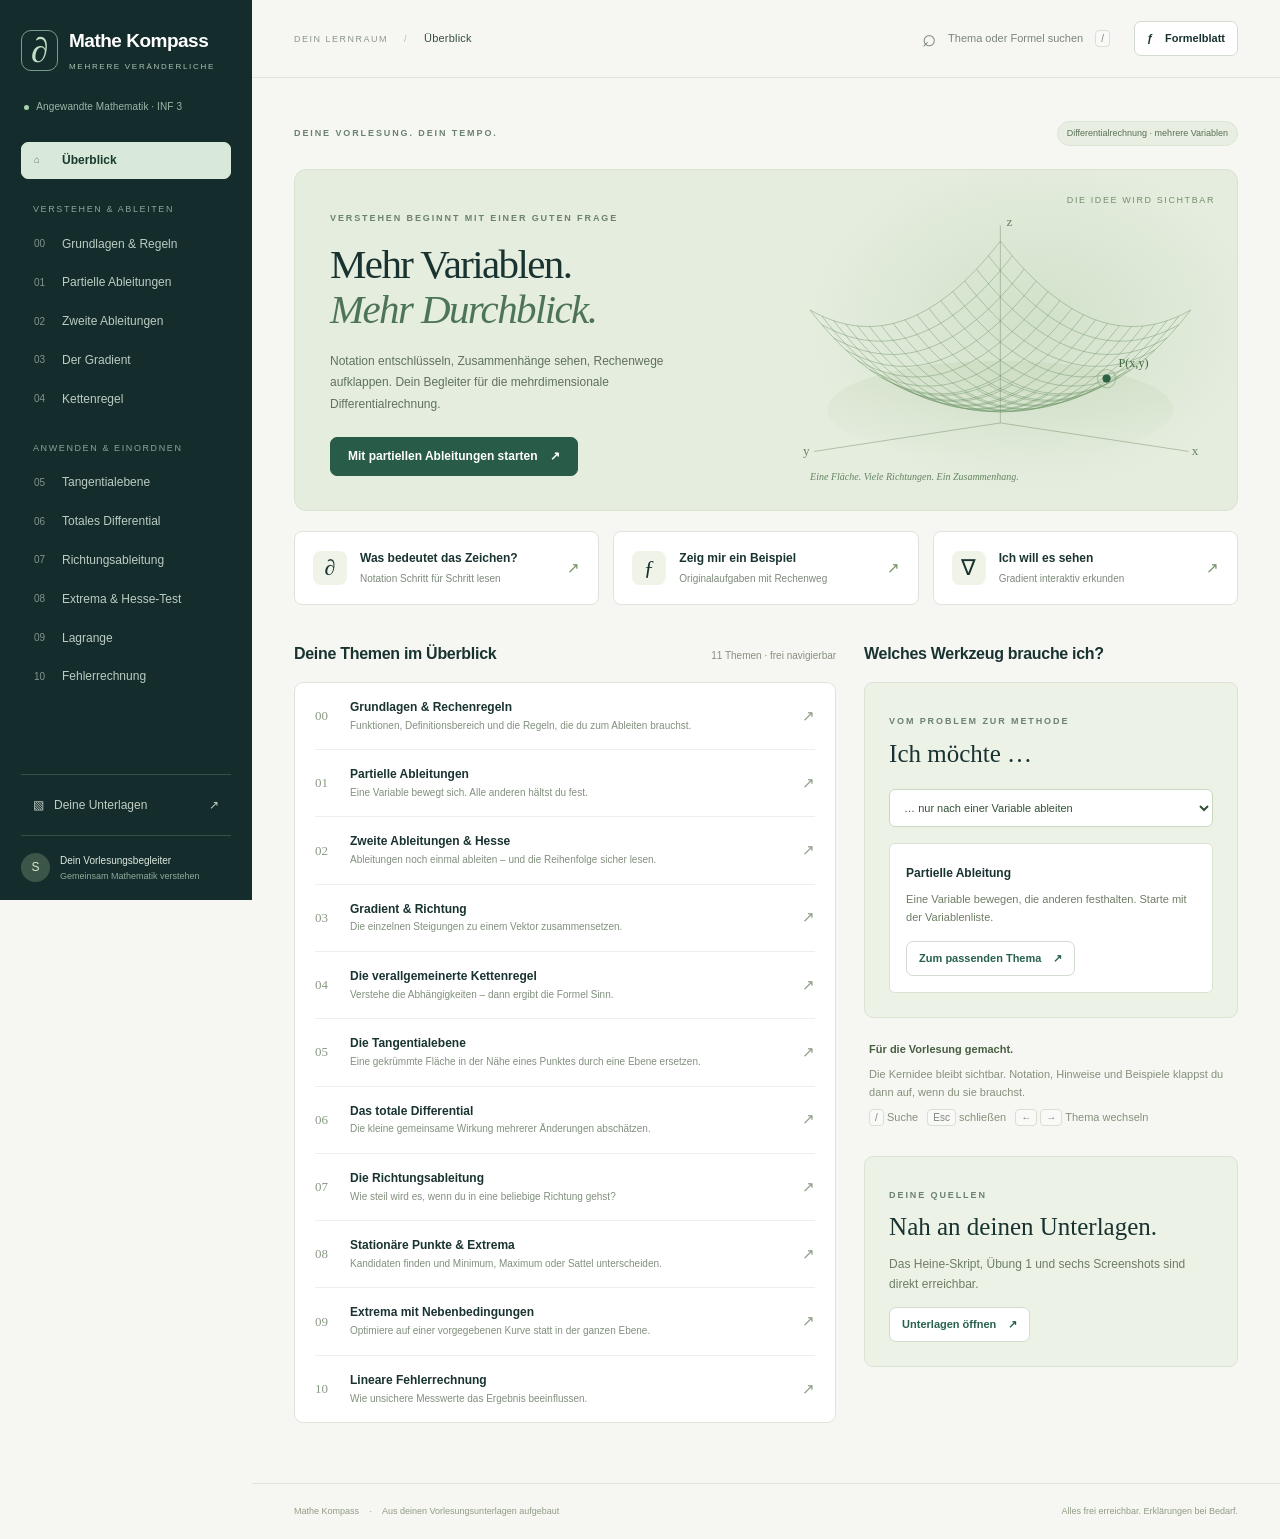
<file: index.html>
<!doctype html>
<html lang="de">
<head><meta charset="utf-8"><meta name="viewport" content="width=device-width, initial-scale=1, viewport-fit=cover"><meta name="theme-color" content="#142c2b"><meta name="description" content="Deine persönliche Vorlesungsbegleitung: mehrdimensionale Differentialrechnung Schritt für Schritt, mit Beispielen aus Übung 1 und interaktiven Erklärungen."><title>Mathe Kompass · Differentialrechnung</title><link rel="icon" href="favicon.svg" type="image/svg+xml"><link rel="apple-touch-icon" sizes="180x180" href="/apple-touch-icon.png"><link rel="icon" type="image/png" sizes="32x32" href="/favicon-32.png"><link rel="manifest" href="/site.webmanifest"><meta name="apple-mobile-web-app-title" content="Mathe Kompass"><meta name="apple-mobile-web-app-capable" content="yes"><meta name="apple-mobile-web-app-status-bar-style" content="default"><meta name="mobile-web-app-capable" content="yes"><link rel="stylesheet" href="style.css"><script src="content.js" defer></script><script src="model.js" defer></script><script src="app.js" defer></script></head>
<body>
<a class="skip" href="#main">Zum Inhalt</a>
<div class="shade" id="shade"></div>
<aside class="sidebar" id="sidebar" aria-label="Themennavigation"><button class="icon-button menu-close" id="menu-close" aria-label="Themenmenü schließen">×</button>
 <a class="brand" href="#start"><span class="brand-icon">∂</span><span>Mathe Kompass<small>MEHRERE VERÄNDERLICHE</small></span></a>
 <div class="course-label"><span class="status-dot"></span> Angewandte Mathematik · INF 3</div>
 <nav id="nav" aria-label="Kapitel"></nav>
 <div class="sidebar-bottom"><a href="#quellen" class="source-link">▧ <span>Deine Unterlagen</span> <span>↗</span></a><div class="personal"><span class="avatar">S</span><span>Dein Vorlesungsbegleiter<small>Gemeinsam Mathematik verstehen</small></span></div></div>
</aside>
<div class="workspace">
 <header class="topbar"><button class="icon-button mobile-menu" id="menu" aria-label="Themenmenü öffnen" aria-expanded="false" aria-controls="sidebar">☰</button><div class="breadcrumb">DEIN LERNRAUM <span>/</span> <span id="crumb">Überblick</span></div><div class="top-actions"><button id="focus-exit" class="button small" hidden>Fokus beenden</button><button id="search-open" class="search-trigger" aria-label="Thema oder Formel suchen"><span aria-hidden="true">⌕</span><span>Thema oder Formel suchen</span><kbd>/</kbd></button><button id="cheat-open" class="button small">ƒ <span>Formelblatt</span></button></div></header>
 <main id="main" tabindex="-1"></main>
 <footer class="site-footer"><span>Mathe Kompass <span class="footer-dot">·</span> Aus deinen Vorlesungsunterlagen aufgebaut</span><span>Alles frei erreichbar. Erklärungen bei Bedarf.</span></footer>
</div>
<dialog id="search-dialog" aria-labelledby="search-title"><div class="dialog-header"><h2 id="search-title">Was möchtest du verstehen?</h2><button class="icon-button" data-close aria-label="Suche schließen">×</button></div><label class="sr-only" for="search">Thema, Formel oder Aufgabe suchen</label><input id="search" class="search-input" placeholder="z. B. fxy, Kettenregel oder Aufgabe 6" autocomplete="off"><p id="search-count" class="muted smalltext" aria-live="polite"></p><div id="search-results"></div><div class="dialog-footer"><kbd>Esc</kbd> schließen <span>Alle Themen und Beispiele durchsuchen</span></div></dialog>
<dialog id="cheat-dialog" aria-labelledby="cheat-title"><div class="dialog-header"><div><span class="eyebrow">SCHNELL ZUR HAND</span><h2 id="cheat-title">Dein Formelblatt</h2></div><button class="icon-button" data-close aria-label="Formelblatt schließen">×</button></div><div id="cheat-content"></div></dialog>
<div class="toast" id="toast" role="status"></div>
<noscript>Bitte aktiviere JavaScript für die interaktive Vorlesungsbegleitung. Die <a href="/sources/uebung-1.pdf">Originalübungen</a> und das <a href="/sources/skript.pdf">Skript</a> kannst du direkt öffnen.</noscript>
</body></html>
</file>
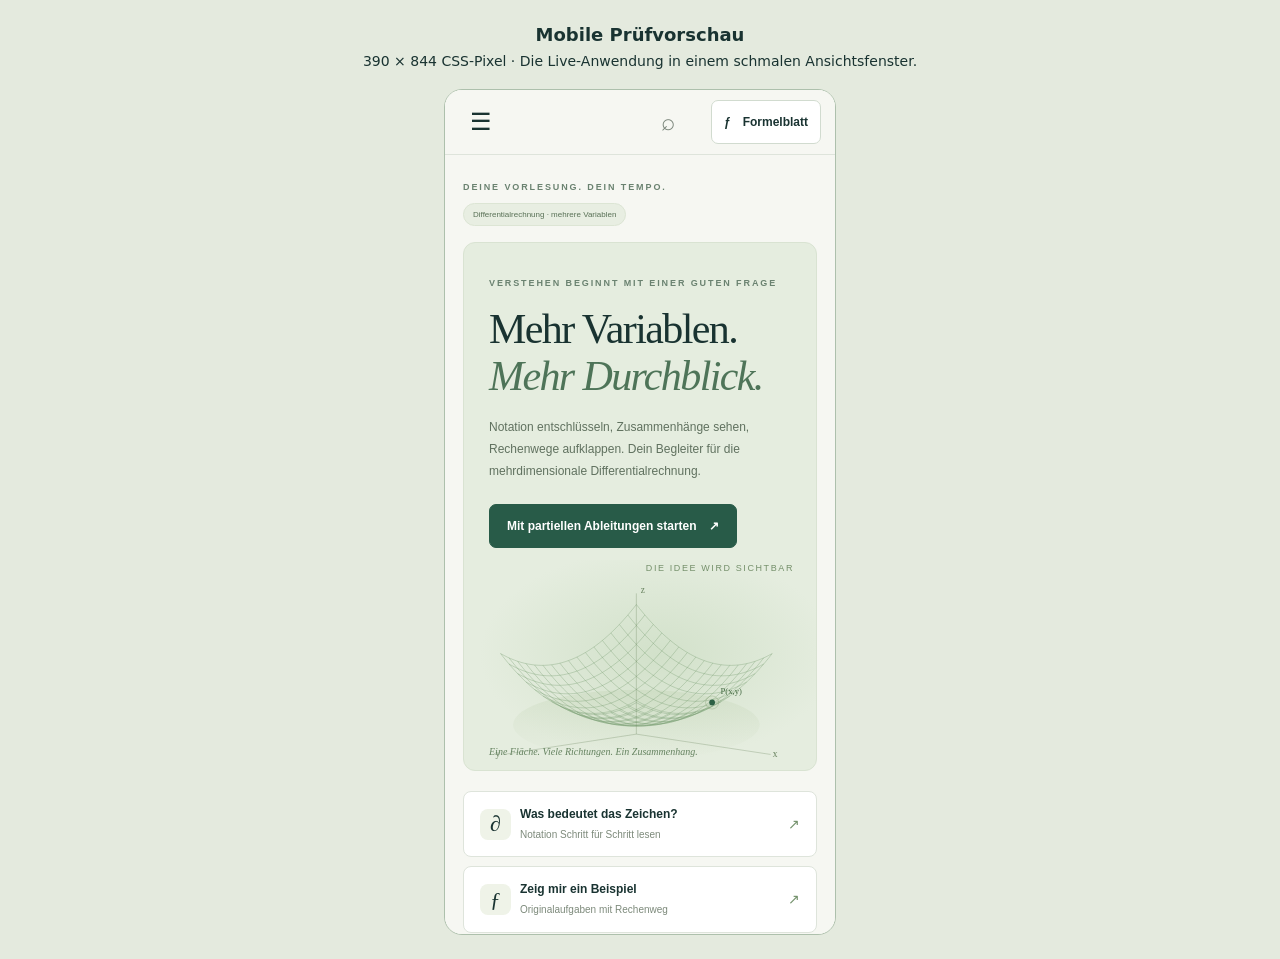
<file: checks/mobile.html>
<!doctype html>
<html lang="de"><meta charset="utf-8"><meta name="robots" content="noindex"><meta name="viewport" content="width=device-width,initial-scale=1"><title>Mobile Prüfvorschau · Mathe Kompass</title><style>body{margin:0;padding:24px;background:#e4eade;color:#193331;font:14px system-ui;text-align:center}h1{font-size:18px;margin:0 0 8px}p{margin:0 0 20px}iframe{display:block;width:390px;height:844px;max-width:100%;margin:auto;border:1px solid #adc0ac;border-radius:18px;background:#f6f7f2}</style><h1>Mobile Prüfvorschau</h1><p>390 × 844 CSS-Pixel · Die Live-Anwendung in einem schmalen Ansichtsfenster.</p><iframe src="/" title="Mobile Ansicht des Mathe Kompass"></iframe></html>
</file>
<file: style.css>
:root{--ink:#193331;--muted:#6b7772;--green:#27614e;--mint:#dcebdd;--paper:#f6f7f2;--line:#dee4db;--white:#fff;--sidebar:252px;--serif:Georgia,'Times New Roman',serif;--sans:Inter,-apple-system,BlinkMacSystemFont,'Segoe UI',sans-serif}
*{box-sizing:border-box}html{scroll-behavior:smooth;scroll-padding-top:95px}body{margin:0;background:var(--paper);color:var(--ink);font:15px/1.65 var(--sans)}button,input,select{font:inherit}button,a,input,select,summary{-webkit-tap-highlight-color:transparent}button,summary{cursor:pointer}a{color:var(--green);text-decoration:none}a:hover{text-decoration:underline}button{color:inherit}button:disabled{opacity:.4;cursor:default}button:focus-visible,a:focus-visible,summary:focus-visible,input:focus-visible,select:focus-visible{outline:3px solid #d59448;outline-offset:4px}button svg{pointer-events:none}.skip{position:fixed;top:-90px;left:20px;background:var(--white);z-index:90;padding:12px}.skip:focus{top:15px}.sr-only{position:absolute;width:1px;height:1px;padding:0;margin:-1px;overflow:hidden;clip:rect(0,0,0,0);white-space:nowrap;border:0}.sidebar{width:var(--sidebar);position:fixed;inset:0 auto 0 0;background:#142c2b;color:#e5eee6;padding:30px 21px 0;display:flex;flex-direction:column;z-index:30}.brand{display:flex;gap:11px;align-items:center;font-size:19px;letter-spacing:-.5px;font-weight:650;color:#fff;line-height:1.2}.brand:hover{text-decoration:none}.brand-icon{width:37px;height:41px;border:1px solid #789d88;border-radius:10px;display:grid;place-items:center;font:35px/1 var(--serif);color:#bfddc4}.brand small{display:block;font-size:8px;letter-spacing:1.7px;margin-top:9px;color:#a9c1b4;font-weight:500}.course-label{font-size:10px;color:#9bb6a9;padding:28px 3px 24px;white-space:nowrap;letter-spacing:.1px}.status-dot{display:inline-block;width:5px;height:5px;background:#a9d3af;border-radius:50%;margin-right:5px}.nav-group{margin:23px 12px 9px;font-size:9px;letter-spacing:1.6px;color:#88a49a;text-transform:uppercase}.nav-group:first-child{margin-top:0}#nav{overflow:auto;scrollbar-width:thin;flex:1;padding-bottom:15px}#nav a{display:flex;align-items:center;gap:12px;padding:9px 12px;color:#bbcdc3;border:1px solid transparent;border-radius:7px;margin:2px 0;font-size:12px;line-height:1.4}#nav a:hover{background:#203c38;text-decoration:none;color:#fff}#nav a.active{background:#d8e9d9;color:#183a2d;border-color:#d8e9d9;font-weight:600}#nav a .nav-num{font-size:10px;opacity:.65;font-variant-numeric:tabular-nums;min-width:16px}#nav .saved-dot{margin-left:auto;font-size:11px}.sidebar-bottom{padding-top:16px;border-top:1px solid #35504a}.source-link{font-size:12px;color:#bfcdc2;display:flex;gap:10px;padding:5px 12px 19px}.source-link span:last-child{margin-left:auto}.personal{padding:17px 0;display:flex;align-items:center;gap:10px;border-top:1px solid #35504a;font-size:10px;line-height:1.6;color:#deeadf}.avatar{width:29px;height:29px;border-radius:50%;background:#3b5549;color:#dbe6cc;display:grid;place-items:center;font-size:12px}.personal small{display:block;font-size:9px;color:#91ab9c}.workspace{margin-left:var(--sidebar);min-height:100vh}.topbar{height:78px;border-bottom:1px solid var(--line);display:flex;align-items:center;justify-content:space-between;padding:0 42px;background:rgba(246,247,242,.96);position:sticky;top:0;z-index:20;gap:15px}.breadcrumb{font-size:9px;letter-spacing:1.5px;color:#8b958d;white-space:nowrap}.breadcrumb span:first-child{margin:0 12px;color:#b2bbb0}.breadcrumb #crumb{color:#354d43;letter-spacing:.2px;font-size:11px}.top-actions{display:flex;align-items:center;gap:18px}.button{background:#fff;border:1px solid #d1dbcf;border-radius:7px;padding:10px 17px;font-weight:600;font-size:12px;display:inline-flex;gap:12px;align-items:center;justify-content:center;line-height:1.4;text-decoration:none}.button:hover{text-decoration:none;background:#edf2e9}.button.primary{background:#285b48;color:#fff;border-color:#285b48}.button.primary:hover{background:#1e4636}.button.small{font-size:11px;padding:9px 12px}.button.flat{background:none;border-color:transparent}.search-trigger{border:0;background:transparent;display:flex;gap:12px;align-items:center;color:#7b867b;font-size:11px;cursor:pointer}.search-trigger>span:first-child{font-size:24px;font-weight:300;line-height:1}kbd{font:10px var(--sans);border:1px solid #d8dfd3;border-radius:4px;padding:2px 5px;color:#7b857b;background:#f9faf7}.icon-button{background:none;border:0;font-size:24px;line-height:1;padding:7px;display:grid;place-items:center;border-radius:5px}.icon-button:hover{background:#e9eee4}.mobile-menu{display:none}main{max-width:1450px;margin:auto;padding:43px 42px 60px;min-height:calc(100vh - 160px)}.eyebrow{font-size:9px;letter-spacing:1.9px;font-weight:650;color:#6a8270;text-transform:uppercase}.intro-line{display:flex;align-items:center;justify-content:space-between;margin-bottom:23px}.pill{font-size:9px;background:#e8eee2;color:#587055;padding:4px 9px;border:1px solid #dce5d4;border-radius:20px}.hero{background:#e5eddf;display:grid;grid-template-columns:1.08fr 1fr;border:1px solid #d9e3d2;border-radius:12px;overflow:hidden;min-height:338px;position:relative}.hero-copy{padding:34px 35px;z-index:1}.hero h1{font-family:var(--serif);font-size:clamp(35px,3.2vw,52px);font-weight:400;line-height:1.11;letter-spacing:-1.6px;margin:13px 0 18px}.hero h1 em{color:#4e7458;font-weight:400}.hero p{font-size:12px;line-height:1.8;max-width:345px;color:#60715f;margin:0 0 22px}.hero-figure{position:relative;display:grid;align-items:center;padding:0 10px 0 0;min-width:0;background:radial-gradient(ellipse at 55% 45%,#d2e1ca,transparent 65%)}.hero-figure svg{width:100%;max-height:290px;overflow:visible}.figure-label{position:absolute;bottom:25px;left:26px;font-size:10px;color:#658360;font-family:var(--serif);font-style:italic}.hero-badge{position:absolute;right:22px;top:23px;font-size:9px;color:#75906b;letter-spacing:1.6px}.quick-row{display:grid;grid-template-columns:repeat(3,1fr);gap:14px;margin:20px 0 36px}.quick-card{border:1px solid var(--line);background:#fff;border-radius:8px;display:flex;align-items:center;gap:13px;padding:17px 18px;color:var(--ink)}.quick-card:hover{text-decoration:none;border-color:#90ad8e;box-shadow:0 4px 18px #1a442908}.quick-icon{height:34px;width:34px;background:#eff3e8;display:grid;place-items:center;border-radius:8px;font:22px var(--serif);flex-shrink:0}.quick-card strong{display:block;font-size:12px;font-weight:600}.quick-card small{font-size:10px;color:#7d8a7b;display:block;margin-top:2px}.quick-card .arrow{margin-left:auto;color:#73916b}.home-grid{display:grid;grid-template-columns:1.45fr 1fr;gap:28px}.section-heading{display:flex;align-items:baseline;justify-content:space-between;margin:0 0 14px}.section-heading h2{font-size:16px;font-weight:600;margin:0;letter-spacing:-.3px}.section-heading small{font-size:10px;color:#879080}.topic-list{background:#fff;border:1px solid var(--line);border-radius:9px;padding:0 20px}.topic-row{display:flex;gap:15px;align-items:center;padding:15px 0;border-bottom:1px solid #edf0e9;color:var(--ink)}.topic-row:last-child{border-bottom:0}.topic-row:hover{text-decoration:none}.topic-row:hover strong{color:#387f57}.topic-row .row-num{font:13px var(--serif);color:#8b9a85;width:20px}.topic-row strong{font-size:12px;font-weight:600;display:block}.topic-row small{display:block;font-size:10px;color:#81907e}.topic-row .arrow{margin-left:auto;color:#8d9e86}.tool-card{border:1px solid #dae3d3;background:#edf2e7;padding:24px;border-radius:9px}.tool-card h3{font:25px/1.2 var(--serif);font-weight:400;margin:7px 0 13px}.tool-card p{font-size:12px;color:#6e7d65}.tool-card label{font-size:10px;font-weight:600;display:block}.tool-card select{width:100%;padding:11px 10px;background:#fff;border:1px solid #cbd8c0;border-radius:6px;font-size:11px;margin:7px 0 16px;color:#345036}.tool-result{background:#fff;border:1px solid #dbe4d2;border-radius:6px;padding:16px}.tool-result strong{font-size:12px}.tool-result p{font-size:11px;margin:6px 0 14px}.howto{padding:22px 5px;font-size:11px;color:#85917c}.howto strong{color:#485f42;font-size:11px}.howto p{margin:7px 0}.saved-home{margin-top:30px}.saved-links{display:flex;gap:8px;flex-wrap:wrap}.saved-links a{font-size:11px;border:1px solid #d6dfce;background:#edf3e8;padding:8px 13px;border-radius:6px}.topic-header{padding-bottom:29px;display:flex;justify-content:space-between;gap:25px;align-items:flex-start}.topic-header h1{font:400 clamp(33px,3.5vw,47px)/1.15 var(--serif);letter-spacing:-1px;margin:12px 0}.topic-header p{font-size:13px;color:#76816e;max-width:650px;margin:0}.topic-tools{display:flex;gap:6px;padding-top:15px;flex-shrink:0}.topic-layout{display:grid;grid-template-columns:minmax(0,1fr) 192px;gap:30px}.reading{min-width:0}.topic-rail{position:sticky;top:105px;align-self:start;border-left:1px solid #d7dfcf;padding:4px 0 0 19px}.topic-rail .eyebrow{font-size:8px}.topic-rail a{display:block;font-size:10px;color:#7c8a73;padding:6px 0}.topic-rail a:hover{color:#23543a}.rail-note{font-size:10px;color:#8b9584;border-top:1px solid #dce4d5;padding-top:16px;margin-top:17px}.block{background:#fff;border:1px solid var(--line);border-radius:9px;margin-bottom:18px;overflow:hidden;scroll-margin-top:105px}.block-inner{padding:24px 26px}.block h2{font-size:17px;line-height:1.35;font-weight:600;letter-spacing:-.35px;margin:8px 0 17px}.block p{font-size:13px;color:#5c6d5c;margin:11px 0}.block p:first-child{margin-top:0}.idea{background:#edf3e7;border:1px solid #d9e4ce;padding:23px 26px;border-radius:9px;margin-bottom:18px}.idea p{font:22px/1.45 var(--serif);color:#345635;margin:8px 0}.formula{font-family:'Cambria Math',Georgia,serif;font-size:20px;letter-spacing:.1px;line-height:1.9;padding:16px 20px;background:#f1f5ec;border:1px solid #e0e8d8;border-radius:6px;margin:15px 0;overflow:auto;color:#254b31}.formula.compact{font-size:17px}.formula sup{font-size:.66em}.math{font-family:'Cambria Math',Georgia,serif;font-size:1.12em;color:#294e31}.frac{display:inline-flex;flex-direction:column;text-align:center;vertical-align:middle;font-size:.94em;line-height:1.25;margin:0 .16em}.frac>span:first-child{border-bottom:1px solid currentColor;padding:0 4px 3px}.frac>span:last-child{padding-top:3px}.matrix{display:inline-grid;grid-template-columns:1fr 1fr;gap:4px 24px;vertical-align:middle;border-left:2px solid currentColor;border-right:2px solid currentColor;border-radius:9px;padding:4px 13px;line-height:1.3}.callout{background:#f6f3e9;border-left:3px solid #c4a566;padding:12px 15px;margin:16px 0;font-size:12px;color:#7a6845;border-radius:0 5px 5px 0}.callout.good{background:#edf4e8;border-color:#8cba81;color:#506b47}.callout strong{display:block;margin-bottom:3px}.block details{border-top:1px solid #e8ede1}.block details>summary{padding:17px 26px;list-style:none;display:flex;align-items:center;gap:13px;font-size:12px;font-weight:600}.block details>summary::-webkit-details-marker{display:none}.block details>summary:before{content:'+';color:#7e9671;font-size:18px;font-weight:400;width:12px}.block details[open]>summary:before{content:'−'}.block details[open]>summary{background:#f9faf6}.reveal-body{padding:5px 26px 23px}.reveal-body h3{font-size:14px;margin-top:22px}.notation-table{width:100%;border-collapse:collapse;font-size:12px}.notation-table td,.notation-table th{text-align:left;padding:12px;border-bottom:1px solid #e6ecdf}.notation-table th{font-size:10px;color:#7a8c6f;font-weight:600;letter-spacing:.5px;background:#f5f8f0}.notation-table td:first-child{white-space:nowrap}.notation-table td p{margin:0}.steps{counter-reset:step}.step{position:relative;display:grid;grid-template-columns:27px minmax(0,1fr);gap:12px;padding:14px 0;border-top:1px dashed #d9e3d1}.step:before{counter-increment:step;content:counter(step,decimal-leading-zero);font:11px var(--sans);color:#759763;padding-top:5px}.step h3{font-size:12px;margin:2px 0 8px}.step p{font-size:12px}.step .formula{font-size:17px;margin:9px 0}.step[hidden]{display:none}.step-controls{display:flex;gap:9px;align-items:center;flex-wrap:wrap;padding-top:16px}.step-count{font-size:10px;color:#809270;margin-left:auto}.source-ref{padding:15px 0 22px;font-size:10px;color:#8a9580}.source-ref a{color:#607b51}.topic-pagination{display:flex;justify-content:space-between;gap:15px;padding:20px 0 5px;border-top:1px solid #dce5d5}.topic-pagination a{font-size:11px}.visual{background:#142e2a;color:#dcead7;border-radius:9px;padding:24px;margin:18px 0;overflow:hidden}.visual .eyebrow{color:#a5c69c}.visual h2{font:25px var(--serif);margin:8px 0 9px;font-weight:400}.visual p{font-size:12px;color:#b0c3a5}.visual svg{width:100%;height:auto;display:block}.visual label{font-size:10px;color:#b4c9a8;display:flex;align-items:center;justify-content:space-between;gap:8px}.visual output{font-family:var(--serif);color:#e6efd8}.visual input[type=range]{width:100%;accent-color:#bad799;cursor:pointer;margin:9px 0 15px}.control-grid{display:grid;grid-template-columns:repeat(2,minmax(0,1fr));gap:18px}.visual .readout{font-size:12px;border-top:1px solid #365345;padding-top:15px;color:#dce9d3;min-height:42px}.visual button{color:#dce7d7;background:transparent;border:1px solid #4d6d52;border-radius:6px;padding:8px 13px;font-size:11px}.visual button[aria-pressed=true]{background:#b6d099;color:#203d2c;border-color:#b6d099}.visual .segment{display:flex;gap:8px;flex-wrap:wrap;margin:15px 0}.visual .visual-split{display:grid;grid-template-columns:1.15fr 1fr;gap:24px;align-items:center}.hessian-grid{display:grid;grid-template-columns:1fr 1fr;gap:10px}.hessian-grid button{font-size:21px;font-family:var(--serif);padding:15px}.hessian-grid button span{display:block;font:9px var(--sans);margin-top:4px;color:inherit}.formula-note{font-size:11px!important;color:#819176!important}.tags{display:flex;gap:8px;flex-wrap:wrap;margin:13px 0}.tag{background:#eff4e8;padding:4px 8px;border-radius:4px;font-size:9px;color:#6a825c}.source-files{display:grid;grid-template-columns:1fr 1fr;gap:18px}.source-file{padding:24px;border:1px solid var(--line);border-radius:9px;background:#fff}.source-file h2{font-size:17px;margin:10px 0}.source-file p{font-size:12px;color:#77856e}.source-gallery{display:grid;grid-template-columns:repeat(3,1fr);gap:17px}.source-shot{border:1px solid var(--line);border-radius:7px;background:#fff;overflow:hidden}.source-shot img{width:100%;aspect-ratio:1.6;object-fit:cover;object-position:center;display:block}.source-shot a{display:block;padding:13px;font-size:11px}.sources-heading{margin:35px 0 18px;font-size:17px}.site-footer{padding:20px 42px;border-top:1px solid var(--line);font-size:9px;color:#909b85;display:flex;justify-content:space-between;gap:20px}.footer-dot{margin:0 8px}dialog{border:1px solid #d9e2d1;border-radius:14px;box-shadow:0 30px 100px #051e3250;background:var(--paper);color:var(--ink);width:min(730px,calc(100% - 28px));max-height:85dvh;padding:26px;overflow:auto}dialog::backdrop{background:#1029258c;backdrop-filter:blur(3px)}.dialog-header{display:flex;justify-content:space-between;gap:20px;align-items:flex-start;margin-bottom:18px}.dialog-header h2{font:27px var(--serif);margin:0}.search-input{width:100%;padding:13px 16px;border-radius:7px;border:1px solid #bccaaf;background:#fff;outline-offset:2px;font-size:14px}.muted{color:var(--muted)}.smalltext{font-size:11px}.search-result{display:block;padding:14px 9px;border-bottom:1px solid #e0e7d7}.search-result:hover{background:#eaf1e3;text-decoration:none}.search-result strong{font-size:13px}.search-result small{display:block;font-size:11px;color:#7e8f71;margin-top:5px}.search-result .eyebrow{font-size:8px}.dialog-footer{font-size:10px;color:#7d8a74;display:flex;gap:8px;padding-top:20px}.dialog-footer span{margin-left:auto}.cheat-item{padding:18px 0;border-bottom:1px solid #dce6d3}.cheat-item strong{font-size:12px}.cheat-item .formula{font-size:17px;margin:9px 0}.cheat-item p{font-size:11px;color:#7b896e}.cheat-item a{font-size:11px}.toast{position:fixed;bottom:28px;left:calc(50% + 110px);transform:translate(-50%,20px);background:#173e2c;color:#e7f1dd;border-radius:7px;padding:12px 20px;opacity:0;pointer-events:none;z-index:100;font-size:12px;transition:opacity .2s,transform .2s}.toast.show{opacity:1;transform:translate(-50%,0)}.shade{display:none}.focus .topic-rail{display:none}.focus .topic-layout{grid-template-columns:minmax(0,850px);justify-content:center}.focus .sidebar{display:none}.focus .workspace{margin-left:0}.focus .topbar{padding-left:max(30px,calc((100vw - 1100px)/2))}.focus main{max-width:1050px}.focus .toast{left:50%}.focus .mobile-menu{display:none}
@media(min-width:1500px){main{padding:49px 62px 65px}.hero-copy{padding:43px}.hero h1{font-size:56px}.hero{min-height:375px}.hero p{font-size:14px}.quick-card{padding:23px}.topic-row{padding:20px 0}.topic-row strong{font-size:13px}.topic-row small{font-size:11px}.topbar{padding:0 62px}}
@media(max-width:1180px){:root{--sidebar:225px}.sidebar{padding-left:15px;padding-right:15px}.topbar{padding:0 26px}main{padding:31px 26px 50px}.breadcrumb{display:none}.top-actions{margin-left:auto}.topic-layout{grid-template-columns:minmax(0,1fr)}.topic-rail{display:none}.hero-copy{padding:29px}.hero h1{font-size:42px}.quick-row{gap:10px}.quick-card{padding:15px 12px;gap:9px}.quick-card small{font-size:9px}.home-grid{gap:20px;grid-template-columns:1.15fr 1fr}.brand{font-size:17px}}
@media(max-width:850px){:root{--sidebar:244px}.sidebar{transform:translateX(-100%);transition:transform .2s}.menu-open .sidebar{transform:translateX(0)}.menu-open .shade{display:block;position:fixed;inset:0;background:#0c292a70;z-index:25}.workspace{margin-left:0}.mobile-menu{display:grid}.topbar{height:65px;padding:0 21px}.breadcrumb{display:block;font-size:8px}.breadcrumb span:first-child{margin:0 7px}.search-trigger>span:nth-child(2){display:none}.top-actions{gap:12px}main{padding:28px 24px 42px}.hero h1{font-size:46px}.hero{min-height:324px}.toast{left:50%}.site-footer{padding:20px 24px}.topic-tools .focus-button{display:none}}
@media(max-width:600px){body{font-size:14px}.topbar{padding:0 14px}.breadcrumb{display:none}.search-trigger kbd{display:none}main{padding:25px 18px 38px}.intro-line{margin-bottom:16px}.intro-line .pill{font-size:8px}.hero{grid-template-columns:1fr;min-height:auto}.hero-copy{padding:27px 25px 12px}.hero h1{font-size:42px}.hero p{max-width:100%;font-size:12px}.hero-figure{height:210px;padding:0 20px}.hero-figure svg{height:230px}.hero-badge{top:1px}.figure-label{bottom:10px;left:25px}.quick-row{grid-template-columns:1fr;margin-bottom:28px;gap:9px}.quick-card{padding:13px 16px}.quick-card small{font-size:10px}.quick-card .quick-icon{width:31px;height:31px}.home-grid{grid-template-columns:1fr;gap:26px}.topic-row{padding:16px 0}.hero h1 br{display:block}.topic-header{flex-wrap:wrap;gap:7px;padding-bottom:25px}.topic-header h1{font-size:36px}.topic-header p{font-size:12px}.topic-tools{padding-top:4px}.block-inner{padding:21px 19px}.block details>summary{padding:17px 19px;font-size:12px}.reveal-body{padding:5px 19px 20px}.idea{padding:20px}.idea p{font-size:20px}.formula{padding:13px 14px;font-size:18px}.visual{padding:20px}.visual .visual-split{grid-template-columns:1fr;gap:10px}.source-files{grid-template-columns:1fr}.source-gallery{grid-template-columns:1fr 1fr}.site-footer{padding:19px;display:block}.site-footer>span{display:block}.site-footer>span:last-child{margin-top:5px}.notation-table td,.notation-table th{padding:9px 5px;font-size:11px}.dialog-header h2{font-size:22px}dialog{padding:20px}.topic-pagination a{font-size:10px}.step-count{width:100%;margin-left:0}.hessian-grid button{padding:13px}.source-shot a{font-size:10px;padding:10px}}
@media(prefers-reduced-motion:reduce){*{scroll-behavior:auto!important;transition:none!important}}
[hidden]{display:none!important}
@media print{.sidebar,.topbar,.topic-tools,.topic-rail,.topic-pagination,.site-footer,.step-controls,.visual input,.visual button{display:none!important}.workspace{margin:0}main{padding:0}body{background:#fff}.topic-layout{display:block}.step[hidden]{display:grid!important}.block{break-inside:avoid}.visual{background:#fff;color:#193331}dialog{display:none!important}}

/* Home-screen and touch ergonomics */
.menu-close{display:none}
html{scroll-padding-top:calc(95px + env(safe-area-inset-top,0px))}
.topbar{height:calc(78px + env(safe-area-inset-top,0px));padding-top:env(safe-area-inset-top,0px)}
.sidebar{padding-top:calc(30px + env(safe-area-inset-top,0px));padding-bottom:env(safe-area-inset-bottom,0px)}
.site-footer{padding-bottom:calc(20px + env(safe-area-inset-bottom,0px))}
.block{scroll-margin-top:calc(105px + env(safe-area-inset-top,0px))}
@media(max-width:850px){
 .topbar{height:calc(65px + env(safe-area-inset-top,0px));padding-left:max(14px,env(safe-area-inset-left,0px));padding-right:max(14px,env(safe-area-inset-right,0px))}
 main{padding-left:max(18px,env(safe-area-inset-left,0px));padding-right:max(18px,env(safe-area-inset-right,0px))}
 .sidebar{height:100dvh;max-width:calc(100vw - 44px);padding-top:calc(64px + env(safe-area-inset-top,0px));overscroll-behavior:contain}
 .menu-close{display:grid;position:absolute;top:calc(10px + env(safe-area-inset-top,0px));right:12px;color:#e5eee6}
 .menu-close:hover{background:#28463e}
 .menu-open{overflow:hidden}
 .icon-button,.search-trigger{min-width:44px;min-height:44px}
 .button,.button.small,.visual button,summary,#nav a,.source-link,.topic-pagination a,.source-ref a,.cheat-item a{min-height:44px}
 #nav a{font-size:13px}.source-link{align-items:center}
 .source-ref a,.topic-pagination a,.cheat-item a{display:inline-flex;align-items:center}
 .topic-pagination a{flex:1;padding:8px 0}.topic-pagination a:last-child{text-align:right;justify-content:flex-end}
 .visual input[type=range]{min-height:44px;margin:3px 0 9px;touch-action:pan-y}
 .search-input,.tool-card select{font-size:16px}
 dialog{max-height:calc(100dvh - 32px - env(safe-area-inset-top,0px) - env(safe-area-inset-bottom,0px));overscroll-behavior:contain}
 .source-file .button{margin-top:8px}.source-shot a{min-height:44px}
 .topic-header,.block-inner,.reveal-body,.readout,.source-file{overflow-wrap:anywhere}
 .formula{max-width:100%;overscroll-behavior-x:contain}
 .toast{bottom:calc(20px + env(safe-area-inset-bottom,0px));max-width:calc(100vw - 36px);width:max-content}
}
@media(max-width:600px){
 .block p,.reveal-body p,.step p,.topic-header p,.visual p{font-size:14px;line-height:1.75}
 .button.small{font-size:12px}.control-grid{gap:12px}
 .dialog-footer{flex-wrap:wrap}.dialog-footer span{margin-left:0;flex-basis:100%}
 .intro-line{flex-wrap:wrap;gap:8px}.topic-header h1{font-size:clamp(29px,8.5vw,36px)}
}
</file>
